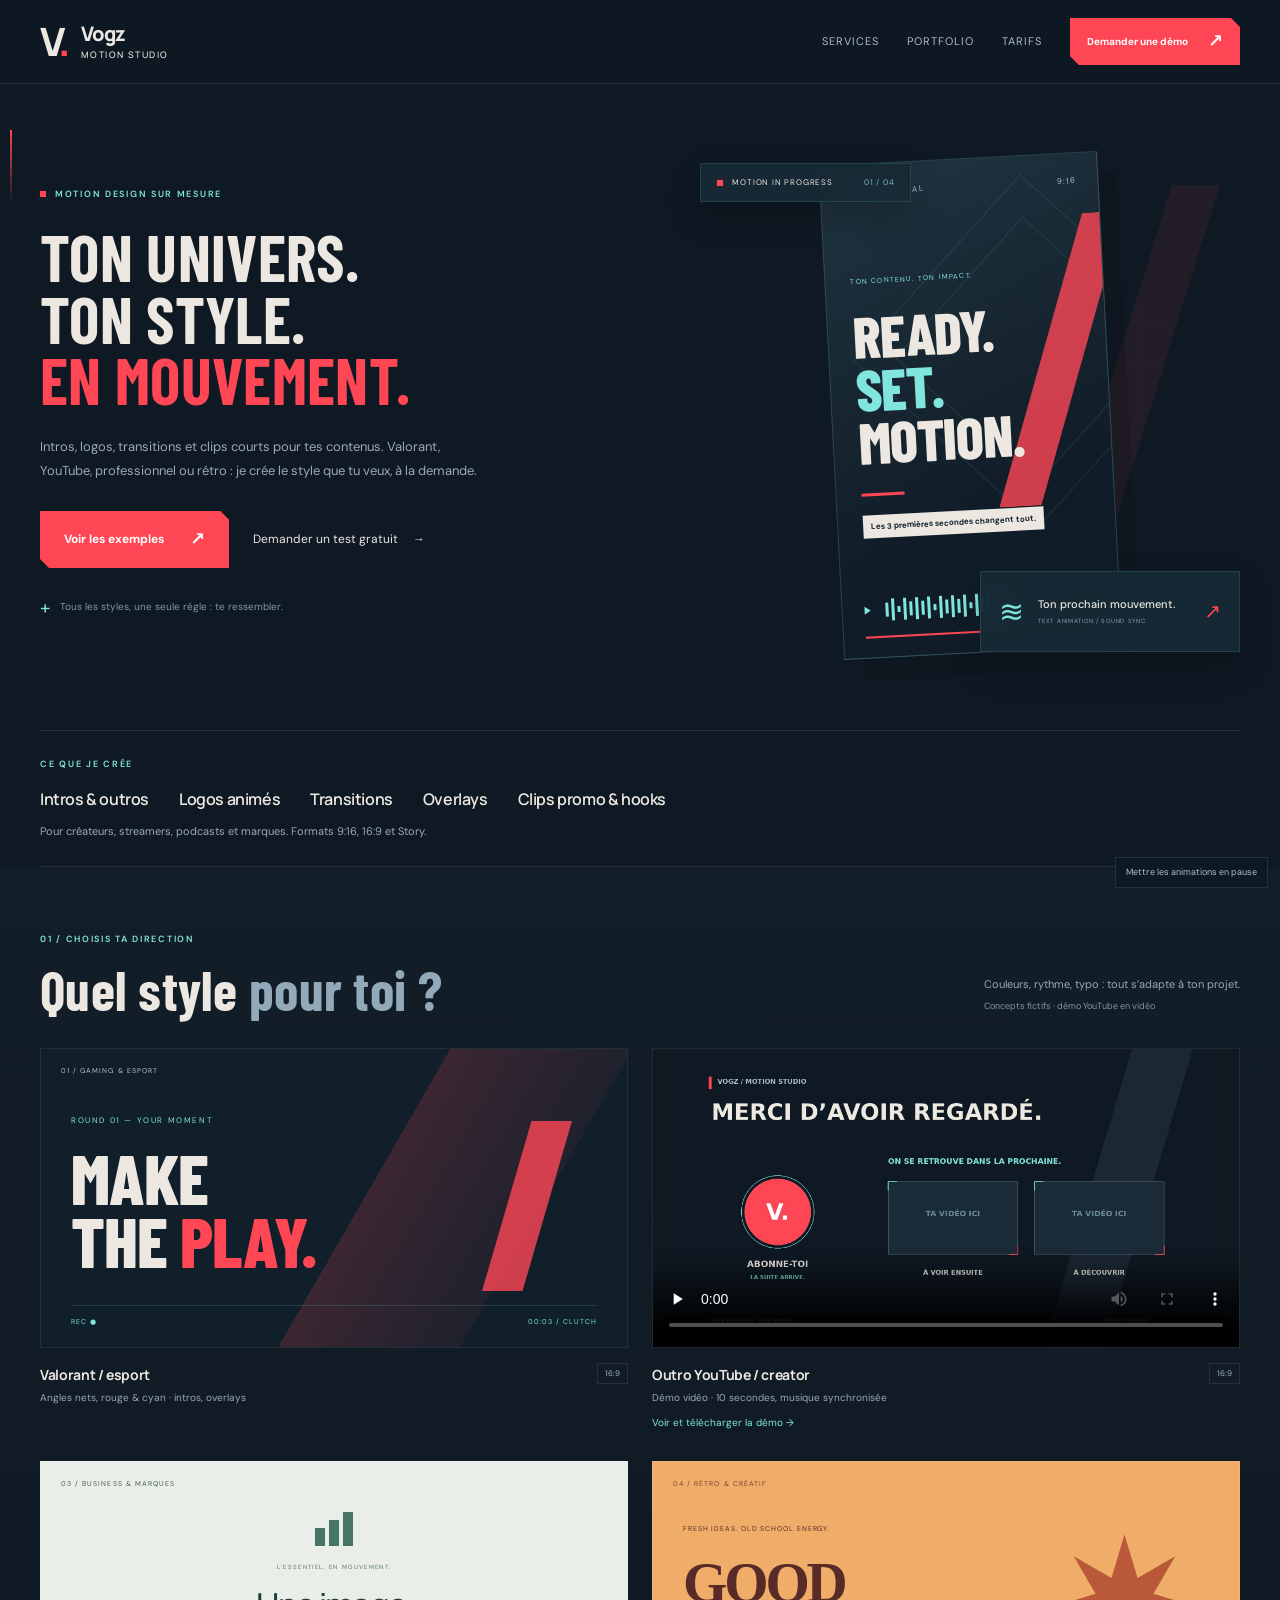
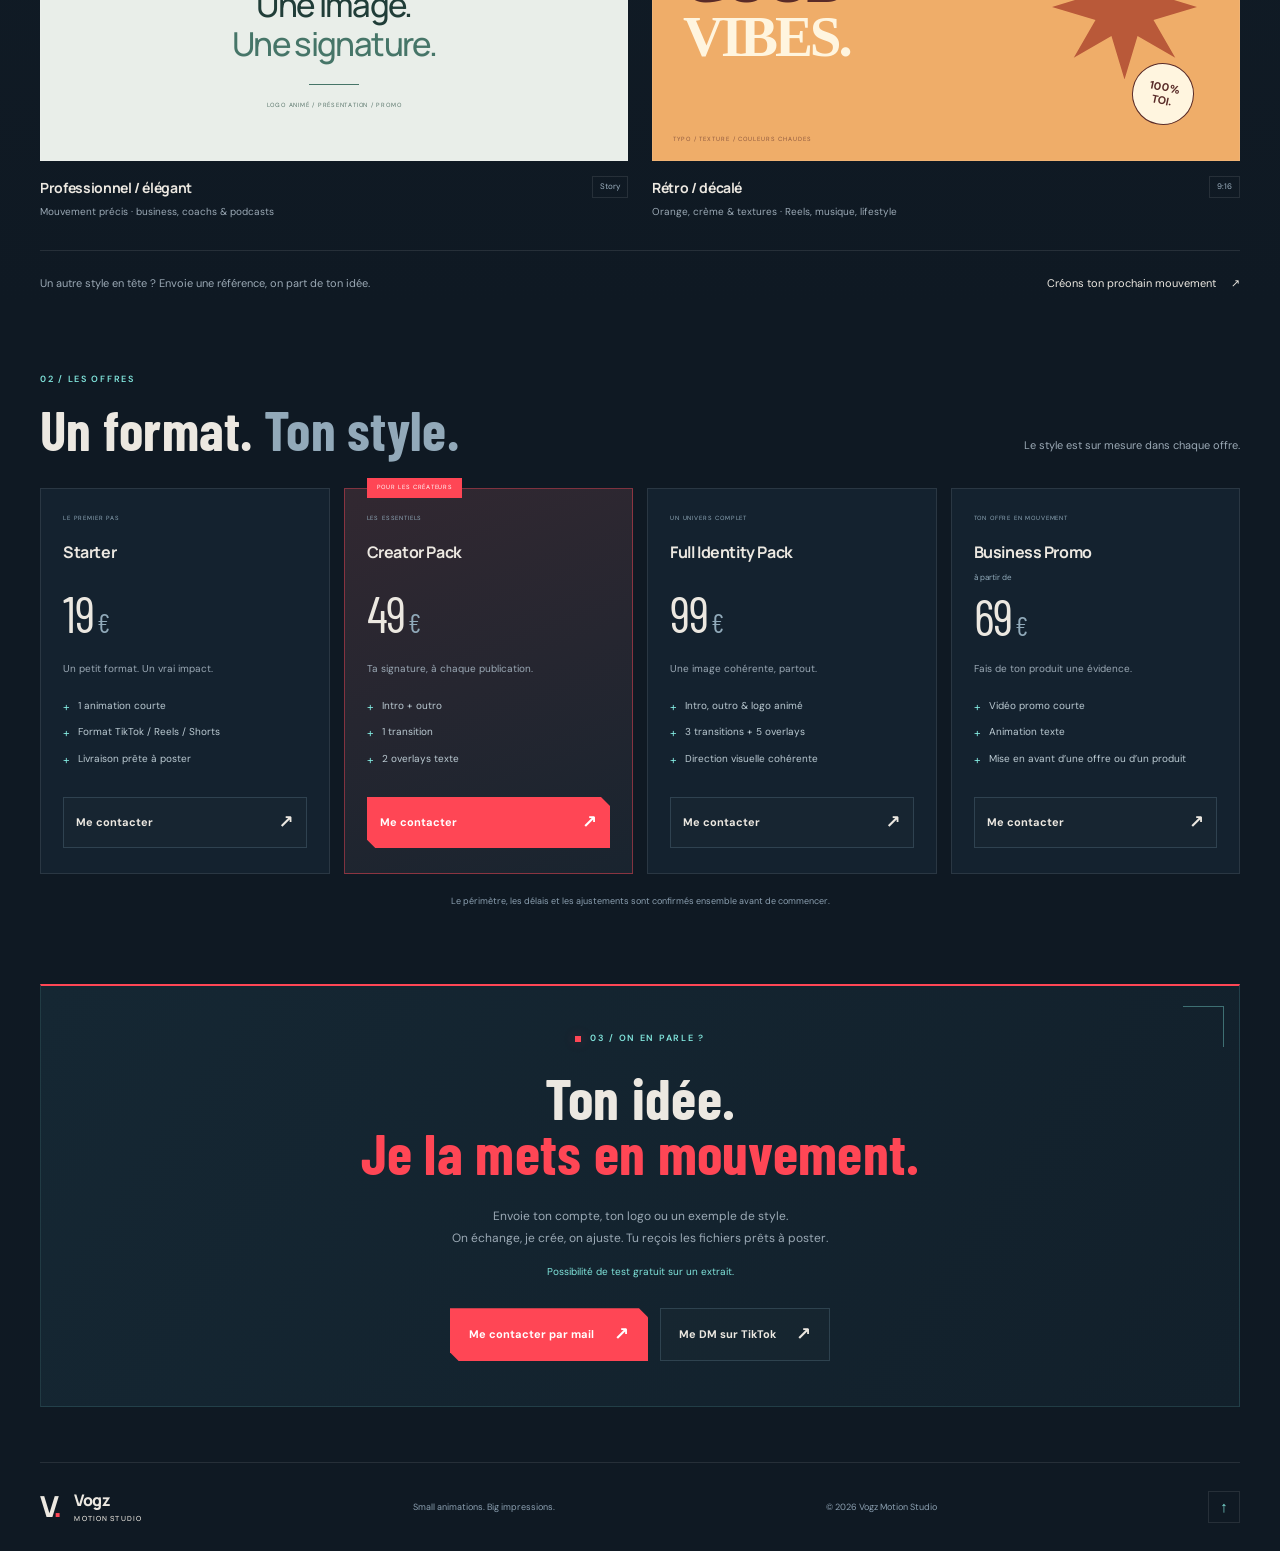
<file: index.html>
<!doctype html>
<html lang="fr">
<head>
  <meta charset="UTF-8"><meta name="viewport" content="width=device-width, initial-scale=1">
  <meta name="description" content="Vogz Motion Studio : intros, transitions, overlays et animations courtes pour créateurs, streamers et marques.">
  <meta name="theme-color" content="#0f1923"><title>Vogz Motion Studio — Le mouvement fait la différence.</title>
  <link rel="stylesheet" href="style.css?v=4"><script src="script.js?v=3" defer></script>
</head>
<body>
<div class="cursor-light" aria-hidden="true"></div>
<header class="header"><a class="brand" href="#" aria-label="Vogz Motion Studio, accueil"><span class="brand-symbol" aria-hidden="true">V<span>.</span></span><span>Vogz<span class="brand-sub">Motion Studio</span></span></a><button class="menu-toggle" aria-label="Ouvrir le menu" aria-expanded="false" aria-controls="navigation"><span></span><span></span></button><nav id="navigation" aria-label="Navigation principale"><a href="#services">Services</a><a href="#portfolio">Portfolio</a><a href="#pricing">Tarifs</a><a class="button button-small" href="#contact">Demander une démo <span>↗</span></a></nav></header>
<main>
<section class="hero container" id="accueil"><div class="hero-copy"><p class="eyebrow"><span class="status-dot"></span> Motion design sur mesure</p><h1>TON UNIVERS.<br>TON STYLE.<br><em>EN MOUVEMENT.</em></h1><p class="hero-description">Intros, logos, transitions et clips courts pour tes contenus. Valorant, YouTube, professionnel ou rétro : je crée le style que tu veux, à la demande.</p><div class="hero-actions"><a class="button" href="#portfolio">Voir les exemples <span>↗</span></a><a class="text-link" href="#contact">Demander un test gratuit <span>→</span></a></div><div class="hero-note"><span class="tiny-cross">+</span> Tous les styles, une seule règle : te ressembler.</div></div>
<div class="hero-art" aria-label="Démonstration animée d'un clip vertical"><div class="art-grid"></div><div class="floating-label label-top"><span class="status-dot"></span> MOTION IN PROGRESS <span class="label-number">01 / 04</span></div><div class="video-frame"><div class="video-top"><span>VOGZ / ORIGINAL</span><span>9:16</span></div><div class="orb orb-one"></div><div class="orb orb-two"></div><div class="video-center"><span class="video-kicker">TON CONTENU. TON IMPACT.</span><strong>READY.<br><span>SET.</span><br>MOTION.</strong><div class="video-line"></div><span class="video-caption">Les 3 premières secondes changent tout.</span></div><div class="video-bottom"><span class="play-icon" aria-hidden="true"></span><div class="waveform" aria-hidden="true"><i></i><i></i><i></i><i></i><i></i><i></i><i></i><i></i><i></i><i></i><i></i><i></i><i></i><i></i><i></i><i></i><i></i><i></i><i></i><i></i></div><span class="video-time">00:03</span></div><div class="video-progress"></div></div><div class="floating-label label-bottom"><span class="timeline-icon">≋</span><div><strong>Ton prochain mouvement.</strong><small>TEXT ANIMATION / SOUND SYNC</small></div><span class="label-arrow">↗</span></div><span class="art-coordinate">VOGZ / MOTION SYSTEM</span></div>
</section>


<section class="compact-services container reveal" id="services"><p class="eyebrow">Ce que je crée</p><div class="service-list"><span>Intros & outros</span><span>Logos animés</span><span>Transitions</span><span>Overlays</span><span>Clips promo & hooks</span></div><p>Pour créateurs, streamers, podcasts et marques. Formats 9:16, 16:9 et Story.</p></section>
<section class="section portfolio-section" id="portfolio"><div class="container"><div class="section-heading heading-split reveal"><div><p class="eyebrow">01 / Choisis ta direction</p><h2>Quel style <span>pour toi ?</span></h2></div><p>Couleurs, rythme, typo : tout s’adapte à ton projet.<br><span class="concept-note">Concepts fictifs · démo YouTube en vidéo</span></p></div><div class="portfolio-grid">
<article class="project reveal"><div class="project-visual concept-esport"><span class="visual-label">01 / GAMING & ESPORT</span><div class="esport-art"><span class="esport-kicker">ROUND 01 — YOUR MOMENT</span><strong>MAKE<br>THE <em>PLAY.</em></strong><div class="esport-slash" aria-hidden="true"></div><span class="esport-hud">REC ● <span>00:03 / CLUTCH</span></span></div></div><div class="project-info"><div><h3>Valorant / esport</h3><p>Angles nets, rouge & cyan · intros, overlays</p></div><span class="format">16:9</span></div></article>
<article class="project reveal"><div class="project-visual demo-video"><video controls playsinline preload="none" poster="assets/youtube-outro/preview.jpg" aria-label="Démo motion design YouTube Vogz, avec musique"><source src="assets/youtube-outro/demo.mp4?v=astra22" type="video/mp4">Ton navigateur ne peut pas lire cette vidéo. <a href="assets/youtube-outro/">Voir la démo YouTube</a>.</video></div><div class="project-info"><div><h3>Outro YouTube / creator</h3><p>Démo vidéo · 10 secondes, musique synchronisée</p><a class="demo-link" href="assets/youtube-outro/">Voir et télécharger la démo →</a></div><span class="format">16:9</span></div></article>
<article class="project reveal"><div class="project-visual concept-pro"><span class="visual-label">03 / BUSINESS & MARQUES</span><div class="pro-art"><span class="pro-mark" aria-hidden="true"><i></i><i></i><i></i></span><span class="pro-kicker">L’ESSENTIEL, EN MOUVEMENT.</span><strong>Une image.<br><em>Une signature.</em></strong><div class="pro-line"></div><small>LOGO ANIMÉ / PRÉSENTATION / PROMO</small></div></div><div class="project-info"><div><h3>Professionnel / élégant</h3><p>Mouvement précis · business, coachs & podcasts</p></div><span class="format">Story</span></div></article>
<article class="project reveal"><div class="project-visual concept-retro"><span class="visual-label">04 / RÉTRO & CRÉATIF</span><div class="retro-art"><span class="retro-kicker">FRESH IDEAS. OLD SCHOOL ENERGY.</span><strong>GOOD<br><em>VIBES.</em></strong><div class="retro-star" aria-hidden="true"></div><span class="retro-sticker">100%<br>TOI.</span></div><span class="visual-footer">TYPO / TEXTURE / COULEURS CHAUDES</span></div><div class="project-info"><div><h3>Rétro / décalé</h3><p>Orange, crème & textures · Reels, musique, lifestyle</p></div><span class="format">9:16</span></div></article>
</div><div class="portfolio-bottom reveal"><p>Un autre style en tête ? Envoie une référence, on part de ton idée.</p><a class="text-link" href="#contact">Créons ton prochain mouvement <span>↗</span></a></div></div></section>

<section class="section container" id="pricing"><div class="section-heading heading-split reveal"><div><p class="eyebrow">02 / Les offres</p><h2>Un format. <span>Ton style.</span></h2></div><p>Le style est sur mesure dans chaque offre.</p></div><div class="pricing-grid"><article class="price-card reveal"><span class="price-kicker">LE PREMIER PAS</span><h3>Starter</h3><div class="price">19<span>€</span></div><p>Un petit format. Un vrai impact.</p><ul><li>1 animation courte</li><li>Format TikTok / Reels / Shorts</li><li>Livraison prête à poster</li></ul><a class="button button-outline" href="#contact" data-offer="Starter">Me contacter <span>↗</span></a></article><article class="price-card featured reveal"><span class="featured-label">POUR LES CRÉATEURS</span><span class="price-kicker">LES ESSENTIELS</span><h3>Creator Pack</h3><div class="price">49<span>€</span></div><p>Ta signature, à chaque publication.</p><ul><li>Intro + outro</li><li>1 transition</li><li>2 overlays texte</li></ul><a class="button" href="#contact" data-offer="Creator Pack">Me contacter <span>↗</span></a></article><article class="price-card reveal"><span class="price-kicker">UN UNIVERS COMPLET</span><h3>Full Identity Pack</h3><div class="price">99<span>€</span></div><p>Une image cohérente, partout.</p><ul><li>Intro, outro & logo animé</li><li>3 transitions + 5 overlays</li><li>Direction visuelle cohérente</li></ul><a class="button button-outline" href="#contact" data-offer="Full Identity Pack">Me contacter <span>↗</span></a></article><article class="price-card reveal"><span class="price-kicker">TON OFFRE EN MOUVEMENT</span><h3>Business Promo</h3><div class="price"><small>à partir de</small>69<span>€</span></div><p>Fais de ton produit une évidence.</p><ul><li>Vidéo promo courte</li><li>Animation texte</li><li>Mise en avant d’une offre ou d’un produit</li></ul><a class="button button-outline" href="#contact" data-offer="Business Promo">Me contacter <span>↗</span></a></article></div><p class="pricing-note">Le périmètre, les délais et les ajustements sont confirmés ensemble avant de commencer.</p></section>

<section class="contact-section container" id="contact"><div class="contact-inner reveal"><p class="eyebrow"><span class="status-dot"></span> 03 / On en parle ?</p><h2>Ton idée.<br><em>Je la mets en mouvement.</em></h2><p>Envoie ton compte, ton logo ou un exemple de style.<br>On échange, je crée, on ajuste. Tu reçois les fichiers prêts à poster.</p><p class="contact-test">Possibilité de test gratuit sur un extrait.</p><p class="selected-offer" id="selected-offer" aria-live="polite"></p><div class="contact-actions"><a class="button" id="email-link" href="mailto:germainboy02@gmail.com?subject=Mon%20projet%20motion%20design">Me contacter par mail <span>↗</span></a><a class="button button-outline" href="https://www.tiktok.com/@vogzmotionstudio" target="_blank" rel="noopener noreferrer">Me DM sur TikTok <span>↗</span></a></div></div></section>
</main>
<footer class="footer container"><a class="brand" href="#"><span class="brand-symbol">V<span>.</span></span><span>Vogz<span class="brand-sub">Motion Studio</span></span></a><p>Small animations. Big impressions.</p><span>© <span id="year">2026</span> Vogz Motion Studio</span><a class="back-top" href="#accueil" aria-label="Retour en haut">↑</a></footer>
<button class="motion-toggle" type="button" aria-pressed="false">Mettre les animations en pause</button>
</body></html>
</file>
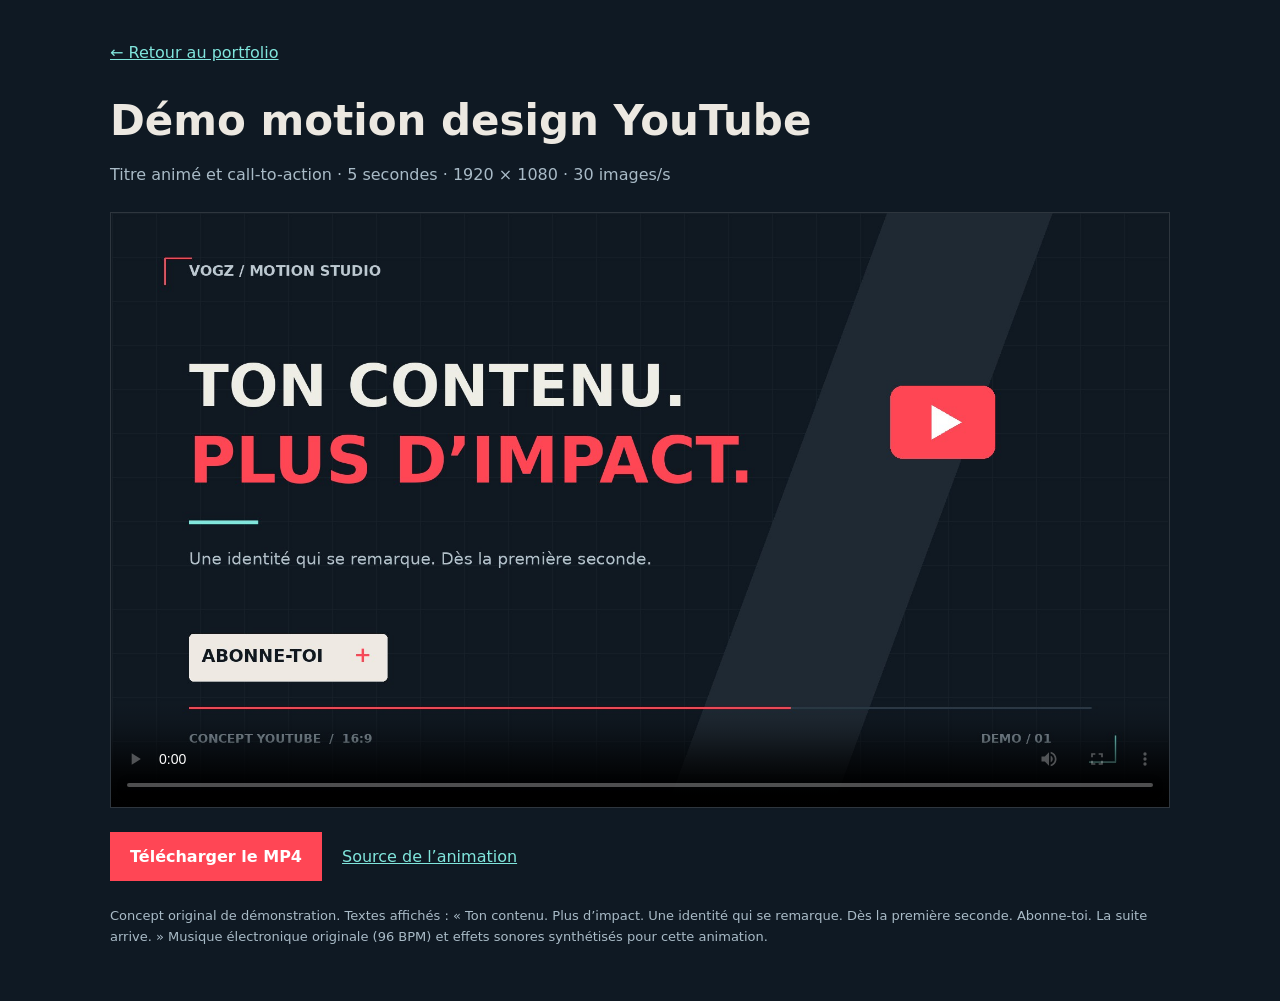
<file: assets/youtube-demo/index.html>
<!doctype html><html lang="fr"><head><meta charset="utf-8"><meta name="viewport" content="width=device-width,initial-scale=1"><title>Démo YouTube — Vogz Motion Studio</title><style>*{box-sizing:border-box}body{margin:0;background:#0f1923;color:#ece8e1;font:16px/1.6 system-ui,sans-serif}main{max-width:1100px;margin:auto;padding:40px 20px}a{color:#80e5dc}a:focus-visible{outline:2px solid #80e5dc;outline-offset:5px}h1{font-size:clamp(26px,5vw,42px);line-height:1.2;margin:30px 0 12px}p{color:#a9bbc7}video{display:block;width:100%;aspect-ratio:16/9;background:#101922;margin:24px 0;border:1px solid #ffffff20}.actions{display:flex;flex-wrap:wrap;gap:20px;align-items:center}.download{display:inline-block;background:#ff4655;color:white;padding:12px 20px;text-decoration:none;font-weight:600}.note{font-size:13px;margin-top:25px}</style></head><body><main><a href="../../">← Retour au portfolio</a><h1>Démo motion design YouTube</h1><p>Titre animé et call-to-action · 5 secondes · 1920 × 1080 · 30 images/s</p><video controls playsinline preload="metadata" poster="preview.jpg" aria-label="Démo YouTube Vogz avec titre et bouton abonne-toi animés"><source src="demo.mp4?v=soft2" type="video/mp4">Ton navigateur ne peut pas lire cette vidéo. <a href="demo.mp4?v=soft2">Télécharger le MP4</a>.</video><div class="actions"><a class="download" href="demo.mp4?v=soft2" download="Vogz-YouTube-demo.mp4">Télécharger le MP4</a><a href="render.py" download>Source de l’animation</a></div><p class="note">Concept original de démonstration. Textes affichés : « Ton contenu. Plus d’impact. Une identité qui se remarque. Dès la première seconde. Abonne-toi. La suite arrive. » Musique électronique originale (96 BPM) et effets sonores synthétisés pour cette animation.</p></main></body></html>
</file>
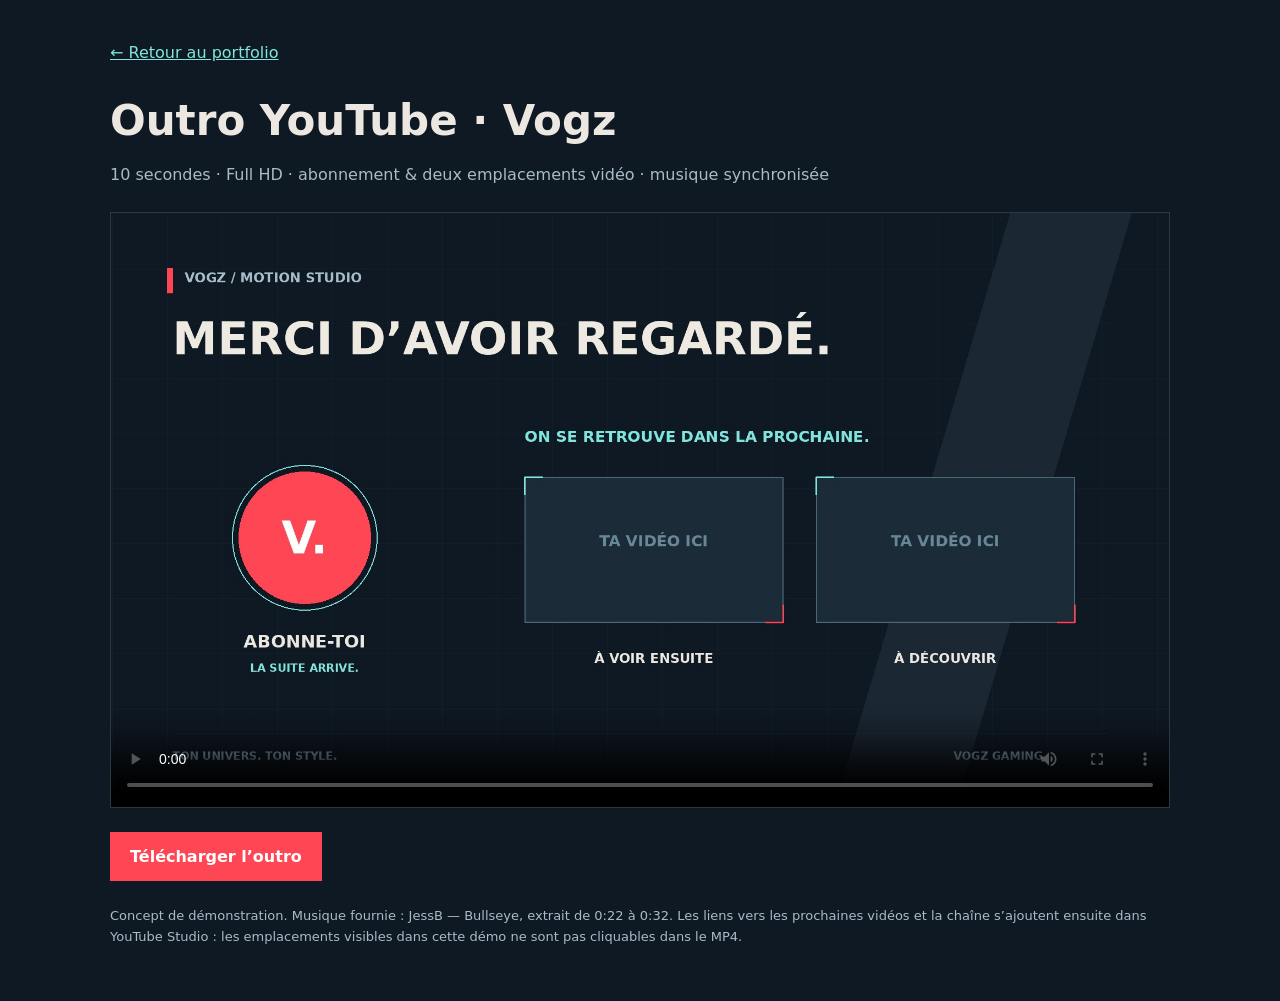
<file: assets/youtube-outro/index.html>
<!doctype html><html lang="fr"><head><meta charset="utf-8"><meta name="viewport" content="width=device-width,initial-scale=1"><title>Outro YouTube — Vogz Motion Studio</title><style>*{box-sizing:border-box}body{margin:0;background:#0f1923;color:#ece8e1;font:16px/1.6 system-ui,sans-serif}main{max-width:1100px;margin:auto;padding:40px 20px}a{color:#80e5dc}a:focus-visible{outline:2px solid #80e5dc;outline-offset:5px}h1{font-size:clamp(26px,5vw,42px);line-height:1.2;margin:30px 0 12px}p{color:#a9bbc7}video{display:block;width:100%;aspect-ratio:16/9;background:#101922;margin:24px 0;border:1px solid #ffffff20}.actions{display:flex;flex-wrap:wrap;gap:20px;align-items:center}.download{display:inline-block;background:#ff4655;color:white;padding:12px 20px;text-decoration:none;font-weight:600}.note{font-size:13px;margin-top:25px}</style></head><body><main><a href="../../#portfolio">← Retour au portfolio</a><h1>Outro YouTube · Vogz</h1><p>10 secondes · Full HD · abonnement & deux emplacements vidéo · musique synchronisée</p><video controls playsinline preload="metadata" poster="preview.jpg" aria-label="Outro YouTube Vogz de 10 secondes avec musique"><source src="demo.mp4?v=astra22" type="video/mp4">Ton navigateur ne peut pas lire cette vidéo. <a href="demo.mp4?v=astra22">Télécharger le MP4</a>.</video><div class="actions"><a class="download" href="demo.mp4?v=astra22" download="Vogz-outro-YouTube-10s.mp4">Télécharger l’outro</a></div><p class="note">Concept de démonstration. Musique fournie : JessB — Bullseye, extrait de 0:22 à 0:32. Les liens vers les prochaines vidéos et la chaîne s’ajoutent ensuite dans YouTube Studio : les emplacements visibles dans cette démo ne sont pas cliquables dans le MP4.</p></main></body></html>
</file>
<file: style.css>
@import url('https://fonts.googleapis.com/css2?family=Barlow+Condensed:wght@600;700;800&family=DM+Sans:wght@400;500;600;700&family=Manrope:wght@400;500;600;700;800&display=swap');
:root{--bg:#0f1923;--surface:#14212d;--text:#ece8e1;--muted:#9ba9b5;--line:#ffffff18;--accent:#ff4655;--cyan:#80e5dc;--display:'Barlow Condensed','Arial Narrow',Impact,sans-serif}
*{box-sizing:border-box}html{scroll-behavior:smooth;scroll-padding-top:100px}body{margin:0;background:var(--bg);color:var(--text);font:15px/1.65 'DM Sans',system-ui,sans-serif;overflow-x:hidden}::selection{background:var(--accent);color:white}a{color:inherit;text-decoration:none}button{font:inherit}a,button{-webkit-tap-highlight-color:transparent}a:focus-visible,button:focus-visible{outline:2px solid var(--cyan);outline-offset:5px}h1,h2,h3,p{margin:0}h1,h2{font-family:var(--display);font-weight:700;line-height:.96;letter-spacing:.005em}h3{font-family:Manrope,system-ui,sans-serif;letter-spacing:-.025em}em{font-style:normal;color:var(--accent)}.container{width:min(1200px,calc(100% - 64px));margin:auto}.header{height:84px;position:fixed;inset:0 0 auto;z-index:30;display:flex;align-items:center;justify-content:space-between;padding:0 max(32px,calc((100vw - 1200px)/2));border-bottom:1px solid var(--line);background:#0f1923ed;backdrop-filter:blur(18px)}.brand{display:flex;align-items:center;gap:12px;font-family:Manrope,system-ui,sans-serif;font-size:20px;font-weight:800;line-height:1.1;letter-spacing:-.04em}.brand-symbol{font-size:39px;font-weight:800;letter-spacing:-.13em;margin-right:4px}.brand-symbol>span{color:var(--accent)}.brand-sub{display:block;font-size:9px;letter-spacing:.16em;font-weight:500;text-transform:uppercase;margin-top:5px}.header nav{display:flex;align-items:center;gap:28px}.header nav>a:not(.button){font-size:11px;text-transform:uppercase;letter-spacing:.09em;color:#aebac4;transition:color .2s}.header nav>a:hover{color:var(--cyan)}.button{display:inline-flex;align-items:center;justify-content:center;gap:26px;background:var(--accent);color:#fff;border:1px solid transparent;border-radius:0;padding:15px 23px;font-size:12px;font-weight:700;line-height:1.4;clip-path:polygon(0 0,calc(100% - 9px) 0,100% 9px,100% 100%,9px 100%,0 calc(100% - 9px));transition:background .25s,transform .25s}.button:hover{background:#e53545;transform:translateY(-3px)}.button span{font-size:18px}.button-small{padding:10px 16px;font-size:10px;gap:20px}.button-outline{border-color:#7da3b43b;background:#ffffff03;color:var(--text);clip-path:none}.button-outline:hover{background:#80e5dc0d;border-color:#80e5dc77}.text-link{display:inline-flex;align-items:center;gap:15px;font-size:12px;transition:color .2s}.text-link:hover{color:var(--cyan)}.menu-toggle{display:none}.hero{min-height:730px;padding-top:145px;padding-bottom:65px;display:grid;grid-template-columns:1.15fr 1fr;align-items:center;gap:40px;position:relative}.hero:before{content:'';position:absolute;top:130px;left:-30px;width:2px;height:75px;background:linear-gradient(var(--accent),transparent)}.hero-copy{position:relative;z-index:2;min-width:0}.eyebrow{display:flex;align-items:center;gap:9px;color:var(--cyan);font-size:9px;font-weight:600;letter-spacing:.19em;text-transform:uppercase}.status-dot{display:inline-block;flex-shrink:0;width:6px;height:6px;background:var(--accent);border-radius:0;box-shadow:0 0 12px #ff465540}h1{font-size:clamp(63px,7.2vw,101px);margin:25px 0 24px;max-width:680px}.hero-description{max-width:440px;color:var(--muted);font-size:13px;line-height:1.85}.hero-actions{display:flex;flex-wrap:wrap;align-items:center;gap:24px;margin-top:28px}.hero-note{display:flex;align-items:center;gap:10px;color:#8297a8;font-size:10px;margin-top:24px}.tiny-cross{color:var(--cyan);font-size:19px}.hero-art{height:520px;position:relative;display:flex;justify-content:center;align-items:center;min-width:0}.art-grid{position:absolute;inset:0;background-image:linear-gradient(#80e5dc06 1px,transparent 1px),linear-gradient(90deg,#80e5dc06 1px,transparent 1px);background-size:44px 44px;mask-image:radial-gradient(ellipse,black,transparent 75%)}.hero-art:before{content:'';position:absolute;right:20px;top:40px;width:160px;height:360px;background:#ff465515;clip-path:polygon(70% 0,100% 0,30% 100%,0 100%)}.video-frame{width:279px;height:495px;border:1px solid #80e5dc33;border-radius:0;background:linear-gradient(155deg,#203440,#101c27 70%);box-shadow:18px 22px 0 #080f162a;position:relative;overflow:hidden;transform:rotate(-3deg)}.video-frame:after{content:'';position:absolute;top:60px;right:-25px;width:140px;height:290px;background:#ff4655;clip-path:polygon(70% 0,100% 0,30% 100%,0 100%);opacity:.8}.video-top{display:flex;justify-content:space-between;padding:21px;font-size:8px;letter-spacing:.15em;color:#a7c0cd;position:relative;z-index:2}.video-center{position:absolute;top:102px;left:25px;right:14px;z-index:2}.video-kicker{font-size:7px;letter-spacing:.17em;color:var(--cyan)}.video-center strong{display:block;font-family:var(--display);font-size:68px;line-height:.92;font-weight:800;letter-spacing:-.02em;margin-top:18px;animation:heroText 7s infinite}.video-center strong span{color:var(--cyan)}.video-line{width:43px;height:3px;background:var(--accent);margin:24px 0 16px;animation:lineGrow 7s infinite}.video-caption{display:inline-block;background:var(--text);color:#12202b;font-size:8px;font-weight:700;padding:5px 8px}.orb{position:absolute;border:1px solid #80e5dc1c;width:250px;height:250px;top:70px;left:75px;transform:rotate(45deg);animation:orbMove 12s ease-in-out infinite}.orb-two{width:190px;height:190px;top:100px;left:105px;animation-delay:-6s}.video-bottom{position:absolute;bottom:35px;left:22px;right:22px;display:flex;gap:15px;align-items:center;z-index:2}.play-icon{font-size:9px;color:var(--cyan)}.video-time{font-size:9px;color:#9daab8}.waveform{height:24px;display:flex;gap:3px;align-items:center;flex:1}.waveform i{display:block;background:var(--cyan);width:3px;height:60%;animation:wave 1s ease-in-out infinite alternate}.waveform i:nth-child(3n){height:25%;animation-delay:-.7s}.waveform i:nth-child(2n){height:90%;animation-delay:-.3s}.video-progress{position:absolute;bottom:19px;height:2px;left:22px;right:22px;background:#ffffff10;z-index:2}.video-progress:after{content:'';display:block;background:var(--accent);height:100%;transform-origin:left;animation:progress 7s linear infinite}.floating-label{position:absolute;z-index:4;display:flex;align-items:center;background:#172a35f0;border:1px solid #80e5dc22;backdrop-filter:blur(16px);box-shadow:0 15px 35px #0003}.label-top{top:18px;left:0;padding:12px 16px;gap:9px;font-size:8px;letter-spacing:.1em}.label-number{margin-left:22px;color:#80b6bd}.label-bottom{bottom:13px;right:0;padding:15px 18px;gap:14px}.label-bottom strong{display:block;font-size:11px;font-weight:500}.label-bottom small{display:block;font-size:6px;letter-spacing:.12em;color:#86a2b4;margin-top:4px}.timeline-icon{font-size:30px;color:var(--cyan)}.label-arrow{font-size:20px;color:var(--accent);margin-left:15px}.art-coordinate{display:none}.compact-services{border-block:1px solid var(--line);padding-block:26px}.service-list{display:flex;flex-wrap:wrap;gap:10px 30px;margin:14px 0 10px;font-family:Manrope,system-ui,sans-serif;font-size:16px;font-weight:600;letter-spacing:-.025em}.compact-services>p:last-child{font-size:11px;color:var(--muted)}.section{padding-top:65px;padding-bottom:10px}.section-heading{margin-bottom:32px}.section-heading h2{font-size:clamp(38px,4.3vw,56px);margin-top:16px}.section-heading h2>span{color:#92a9b9}.heading-split{display:flex;justify-content:space-between;align-items:end;gap:28px}.heading-split>p{color:var(--muted);font-size:11px;line-height:1.9;max-width:345px}.concept-note{font-size:9px;color:#8295a7}.portfolio-section{padding-bottom:15px;background:linear-gradient(180deg,#17253060,transparent)}.portfolio-grid{display:grid;grid-template-columns:repeat(2,minmax(0,1fr));gap:28px 24px}.project{min-width:0}.project-visual{height:300px;position:relative;overflow:hidden;border:1px solid #ffffff12;transition:transform .3s,border-color .3s}.project:hover .project-visual{transform:translateY(-4px);border-color:#80e5dc55}.visual-label{position:absolute;top:16px;left:20px;font-size:7px;letter-spacing:.15em;z-index:3;opacity:.8}.visual-footer{position:absolute;bottom:16px;left:20px;font-size:6px;letter-spacing:.15em;opacity:.65}.project-info{display:flex;align-items:start;justify-content:space-between;margin-top:15px;gap:10px}.project-info h3{font-size:14px}.project-info p{font-size:10px;color:var(--muted);margin-top:4px}.format{font-size:8px;border:1px solid var(--line);padding:3px 7px;color:#a0b4c3;white-space:nowrap}.concept-esport{background:#101f2a}.concept-esport:before{content:'';position:absolute;inset:0;background:linear-gradient(120deg,transparent 54%,#ff46552e 54%,#ff465510 78%,transparent 78%)}.esport-art{position:absolute;inset:57px 30px 20px}.esport-kicker{color:var(--cyan);font-size:8px;letter-spacing:.2em}.esport-art strong{display:block;position:relative;z-index:2;margin-top:15px;font:800 70px/.9 var(--display);letter-spacing:-.015em;animation:conceptText 7s infinite}.esport-art em{color:var(--accent)}.esport-slash{position:absolute;right:25px;top:15px;height:170px;width:90px;background:var(--accent);clip-path:polygon(55% 0,100% 0,45% 100%,0 100%);opacity:.8;animation:slashMove 5s ease-in-out infinite}.esport-hud{position:absolute;bottom:0;left:0;right:0;display:flex;justify-content:space-between;font-size:7px;letter-spacing:.14em;color:var(--cyan);border-top:1px solid #80e5dc2a;padding-top:10px}.concept-youtube{background:#f5f4ef;color:#17252f}.youtube-art{position:absolute;inset:48px 30px 35px}.youtube-play{position:absolute;right:20px;top:30px;width:115px;height:80px;background:#ff2828;color:white;display:grid;place-items:center;font-size:38px;border-radius:22px;transform:rotate(-12deg);animation:playFloat 6s ease-in-out infinite;box-shadow:12px 12px 0 #ff282818}.youtube-kicker{font-size:8px;letter-spacing:.15em;color:#5c6268}.youtube-art strong{position:relative;display:block;font:800 41px/1.04 Manrope,system-ui,sans-serif;letter-spacing:-.06em;z-index:2;margin:13px 0 17px}.youtube-art em{color:#ee2727}.youtube-subscribe{display:flex;align-items:center;justify-content:space-between;width:132px;background:#17252f;color:#fff;padding:9px 12px;font-size:8px;letter-spacing:.05em;animation:subscribePulse 7s infinite}.youtube-subscribe span{font-size:14px;line-height:1}.concept-pro{background:#e9eee9;color:#203d38}.pro-art{height:100%;display:flex;flex-direction:column;align-items:center;justify-content:center;text-align:center}.pro-mark{height:34px;display:flex;gap:4px;align-items:end;margin-bottom:17px}.pro-mark i{display:block;width:10px;height:18px;background:#467568;animation:proRise 7s infinite}.pro-mark i:nth-child(2){height:26px;animation-delay:.15s}.pro-mark i:nth-child(3){height:34px;animation-delay:.3s}.pro-kicker{font-size:6px;letter-spacing:.22em;color:#58746a}.pro-art strong{font:500 33px/1.2 Manrope,system-ui,sans-serif;letter-spacing:-.05em;margin-top:12px}.pro-art em{color:#467568}.pro-line{height:1px;width:50px;background:#467568;margin-top:20px;animation:lineGrow 7s infinite}.pro-art small{font-size:6px;letter-spacing:.13em;color:#58746a;margin-top:16px}.concept-retro{background:#efad69;color:#592b28}.concept-retro:before{content:'';position:absolute;inset:0;background-image:radial-gradient(#6a352f20 .6px,transparent .6px);background-size:4px 4px}.retro-art{position:absolute;inset:52px 30px 30px}.retro-kicker{font-size:7px;letter-spacing:.13em}.retro-art strong{display:block;position:relative;z-index:2;font:800 57px/.95 Georgia,serif;letter-spacing:-.055em;margin-top:17px;animation:conceptText 8s infinite}.retro-art em{color:#fff5df}.retro-star{position:absolute;right:12px;top:20px;font-size:150px;line-height:1;color:#b95939;animation:orbitSpin 25s linear infinite}.retro-sticker{position:absolute;right:15px;bottom:5px;border:1px solid #592b28;border-radius:50%;width:62px;height:62px;display:grid;place-content:center;text-align:center;font-size:11px;line-height:1.2;font-weight:700;transform:rotate(12deg);background:#fff5df}.portfolio-bottom{display:flex;justify-content:space-between;align-items:center;gap:20px;border-top:1px solid var(--line);margin-top:30px;padding-top:23px}.portfolio-bottom p{font-size:11px;color:var(--muted)}.portfolio-bottom .text-link{font-size:11px}.pricing-grid{display:grid;grid-template-columns:repeat(4,minmax(0,1fr));gap:14px}.price-card{position:relative;border:1px solid var(--line);background:#14222f;padding:25px 22px;display:flex;flex-direction:column;min-width:0}.price-kicker{font-size:6px;letter-spacing:.14em;color:#91aaba}.price-card h3{font-size:16px;margin-top:15px}.price{font-size:50px;font-family:var(--display);letter-spacing:-.025em;line-height:1.2;margin-top:18px;min-height:66px}.price>span{font-size:27px;color:#91aaba;margin-left:3px}.price>small{display:block;font:8px 'DM Sans',sans-serif;letter-spacing:0;color:#91aaba;margin-top:-11px;margin-bottom:4px}.price-card>p{font-size:10px;color:var(--muted);margin-top:12px}.price-card ul{list-style:none;margin:20px 0;padding:0;flex:1}.price-card li{font-size:10px;color:#bccbd3;position:relative;padding-left:15px;margin-bottom:10px;line-height:1.65}.price-card li:before{content:'+';position:absolute;left:0;color:var(--cyan);font-size:12px}.price-card .button{font-size:11px;padding:12px;justify-content:space-between}.featured{border-color:#ff465570;background:linear-gradient(160deg,#322831,#19242f)}.featured-label{position:absolute;top:-11px;left:22px;border:1px solid #ff465590;background:#ff4655;color:white;padding:4px 9px;font-size:6px;letter-spacing:.12em}.pricing-note{font-size:9px;color:#8ca0b1;text-align:center;margin-top:20px}.contact-section{padding-top:65px;padding-bottom:55px}.contact-inner{text-align:center;position:relative;overflow:hidden;border:1px solid #80e5dc22;border-top:2px solid var(--accent);padding:45px 20px;background:linear-gradient(125deg,#152733,#12202b)}.contact-inner:before{content:'';position:absolute;right:15px;top:20px;width:40px;height:40px;border-top:1px solid var(--cyan);border-right:1px solid var(--cyan);opacity:.4}.contact-inner .eyebrow{justify-content:center}.contact-inner h2{font-size:clamp(39px,4.5vw,59px);margin:24px 0}.contact-inner>p:not(.eyebrow):not(.selected-offer){font-size:12px;color:var(--muted);line-height:1.9}.contact-inner .contact-test{font-size:10px!important;color:var(--cyan)!important;margin-top:12px}.contact-actions{display:flex;justify-content:center;flex-wrap:wrap;gap:12px;margin-top:27px}.contact-actions .button{font-size:11px;gap:20px;padding:13px 18px}.selected-offer{font-size:11px;color:var(--cyan);margin-top:15px}.selected-offer:empty{display:none}.footer{display:flex;align-items:center;justify-content:space-between;border-top:1px solid var(--line);padding-block:28px;gap:20px}.footer .brand{font-size:16px}.footer .brand-symbol{font-size:29px}.footer .brand-sub{font-size:7px}.footer>p,.footer>span{font-size:9px;color:#8ca0b1}.back-top{border:1px solid var(--line);width:32px;height:32px;display:grid;place-items:center;color:var(--cyan)}.cursor-light{position:fixed;left:0;top:0;width:600px;height:600px;background:radial-gradient(circle,#80e5dc08,transparent 65%);pointer-events:none;z-index:1;transform:translate(-1000px,-1000px)}main,.footer{position:relative;z-index:2}.motion-toggle{position:fixed;bottom:12px;right:12px;z-index:40;border:1px solid #80e5dc22;background:#0f1923ed;color:#a9c2ce;font-size:9px;padding:7px 10px;cursor:pointer}.js .reveal{opacity:0;transform:translateY(20px);transition:opacity .65s,transform .65s}.js .reveal.visible{opacity:1;transform:translateY(0)}.motion-paused *,.motion-paused *:before,.motion-paused *:after{animation-play-state:paused!important}.motion-paused{scroll-behavior:auto}.motion-paused .cursor-light{display:none}
@keyframes wave{to{transform:scaleY(.35)}}@keyframes progress{from{transform:scaleX(0)}to{transform:scaleX(1)}}@keyframes heroText{0%,100%{opacity:.3;transform:translateY(8px)}12%,85%{opacity:1;transform:translateY(0)}}@keyframes lineGrow{0%,100%{transform:scaleX(.4);transform-origin:left}25%,85%{transform:scaleX(1);transform-origin:left}}@keyframes orbMove{50%{transform:translate(-12px,15px) rotate(45deg)}}@keyframes conceptText{0%,100%{transform:translateY(6px);opacity:.65}20%,80%{transform:translateY(0);opacity:1}}@keyframes slashMove{50%{transform:translateX(-12px)}}@keyframes orbitSpin{to{transform:rotate(360deg)}}@keyframes playFloat{50%{transform:translateY(-8px) rotate(-7deg)}}@keyframes subscribePulse{0%,80%,100%{transform:scale(1)}85%{transform:scale(1.04)}}@keyframes proRise{0%,100%{transform:scaleY(.6);transform-origin:bottom}20%,80%{transform:scaleY(1);transform-origin:bottom}}
@media(max-width:1050px){.hero{gap:20px}.hero h1{font-size:clamp(61px,7.2vw,90px)}.pricing-grid{grid-template-columns:repeat(2,minmax(0,1fr));gap:24px 16px}.hero-actions{gap:18px}.label-top{font-size:7px;padding:10px 12px}.label-number{margin-left:13px}.youtube-play{right:0;width:90px;height:65px}.youtube-art strong{font-size:35px}.retro-star{right:0;font-size:125px}.retro-art strong{font-size:50px}}
@media(max-width:760px){.container{width:calc(100% - 40px)}.header{height:74px;padding:0 20px}.header .brand{font-size:18px}.brand-symbol{font-size:32px}.menu-toggle{display:flex;flex-direction:column;gap:5px;background:transparent;border:1px solid var(--line);padding:12px;cursor:pointer}.menu-toggle span{display:block;width:19px;height:1px;background:white;transition:transform .2s}.menu-toggle[aria-expanded=true] span:first-child{transform:translateY(3px) rotate(45deg)}.menu-toggle[aria-expanded=true] span:last-child{transform:translateY(-3px) rotate(-45deg)}.header nav{display:none;position:absolute;top:73px;left:0;right:0;padding:24px;background:#132330;border-bottom:1px solid var(--line);flex-direction:column;align-items:stretch;gap:0}.header nav.open{display:flex}.header nav>a:not(.button){padding:12px;font-size:13px}.header nav .button{margin-top:12px}.hero{grid-template-columns:1fr;min-height:0;padding-top:115px;padding-bottom:35px;gap:28px}.hero:before{display:none}.hero h1{font-size:clamp(62px,10vw,86px)}.hero-copy{max-width:570px}.hero-description{font-size:13px}.eyebrow{font-size:8px}.hero-actions{gap:18px}.hero-actions .button{font-size:11px;padding:14px 18px}.hero-actions .text-link{font-size:11px}.hero-note{font-size:9px}.hero-art{max-width:430px;width:100%;margin:auto;height:495px}.video-frame{width:253px;height:450px}.video-center{top:90px}.video-center strong{font-size:61px}.label-top{top:20px;left:0}.label-bottom{bottom:10px;right:0}.label-bottom strong{font-size:10px}.service-list{font-size:14px;gap:10px 20px}.compact-services{padding-block:23px}.heading-split{align-items:start;flex-direction:column;gap:15px}.section-heading{margin-bottom:26px}.section-heading h2{font-size:40px}.heading-split>p{font-size:11px}.section{padding-top:48px}.portfolio-grid{gap:25px 16px}.project-visual{height:260px}.project-info h3{font-size:12px}.project-info p{font-size:9px}.esport-art{inset:50px 20px 18px}.esport-art strong{font-size:60px}.esport-kicker{font-size:6px;letter-spacing:.12em}.esport-slash{right:0;width:60px;height:140px}.esport-hud{font-size:5px}.youtube-art{inset:50px 20px 30px}.youtube-art strong{font-size:28px;margin-top:15px}.youtube-kicker{font-size:6px}.youtube-play{right:-12px;width:65px;height:48px;font-size:24px;opacity:.75}.youtube-subscribe{width:110px;font-size:7px}.pro-art strong{font-size:25px}.pro-kicker{font-size:5px}.pro-art small{font-size:4px;letter-spacing:.1em}.retro-art{inset:50px 20px 25px}.retro-kicker{font-size:5px}.retro-art strong{font-size:42px}.retro-star{right:-8px;top:38px;font-size:100px}.retro-sticker{right:0;width:45px;height:45px;font-size:9px}.portfolio-bottom{flex-direction:column;align-items:start;gap:10px}.price-card{padding:24px 17px}.price-card h3{font-size:15px}.price-kicker{font-size:5px}.price-card li{font-size:9px}.price-card>p{font-size:9px}.price-card .button{font-size:10px;gap:10px}.featured-label{left:17px;font-size:5px}.contact-section{padding-top:45px;padding-bottom:40px}.contact-inner{padding:40px 17px}.contact-inner h2{font-size:40px}.contact-actions{flex-direction:column;align-items:stretch;max-width:300px;margin-inline:auto}.contact-actions .button{justify-content:space-between}.footer{flex-wrap:wrap;padding-block:25px 55px}.footer>p{display:none}.footer>span{order:3;width:100%;font-size:8px}.footer .back-top{margin-left:auto}.cursor-light{display:none}.motion-toggle{font-size:8px}}
@media(max-width:520px){.portfolio-grid{grid-template-columns:1fr}.project-visual{height:280px}.project-info h3{font-size:14px}.project-info p{font-size:10px}.esport-art{inset:53px 25px 20px}.esport-art strong{font-size:70px}.esport-kicker{font-size:7px}.esport-slash{right:20px;width:85px;height:170px}.esport-hud{font-size:6px}.youtube-art{inset:55px 25px 33px}.youtube-art strong{font-size:38px}.youtube-play{right:10px;width:100px;height:70px;font-size:34px;opacity:1}.youtube-kicker{font-size:7px}.youtube-subscribe{width:130px;font-size:8px}.pro-art strong{font-size:32px}.pro-kicker{font-size:6px}.pro-art small{font-size:5px}.retro-art{inset:55px 25px 25px}.retro-art strong{font-size:54px}.retro-kicker{font-size:6px}.retro-star{right:8px;top:20px;font-size:140px}.retro-sticker{right:10px;width:57px;height:57px;font-size:10px}}
@media(max-width:420px){.hero h1{font-size:clamp(55px,15vw,64px)}.hero-actions{align-items:start;flex-direction:column;gap:16px}.hero-art{height:480px}.label-top{font-size:6px}.label-number{margin-left:12px}.label-bottom{padding:12px;gap:10px}.label-bottom small{font-size:5px}.pricing-grid{grid-template-columns:1fr}.price-card{padding:27px}.price-card h3{font-size:19px}.price-card li,.price-card>p{font-size:11px}.price-kicker{font-size:7px}.featured-label{left:27px;font-size:6px}.price-card .button{font-size:12px}.price{min-height:0;font-size:53px}.price>small{margin-top:0}.contact-inner h2{font-size:35px}}
@media(prefers-reduced-motion:reduce){html{scroll-behavior:auto}*,*:before,*:after{animation:none!important;transition:none!important}.js .reveal{opacity:1;transform:none}.cursor-light,.motion-toggle{display:none}}
@media(max-width:420px){.hero h1{font-size:clamp(40px,12.3vw,51px)}}
/* Keep the display readable when external fonts are unavailable. */
.hero h1{font-size:clamp(54px,5vw,70px)}.video-center strong{font-size:58px}.button>span,.text-link>span,.label-arrow,.back-top{font-family:Arial,system-ui,sans-serif}.youtube-play:after{content:'';width:0;height:0;border-block:14px solid transparent;border-left:23px solid white;margin-left:6px}.play-icon{width:0;height:0;border-block:4px solid transparent;border-left:6px solid var(--cyan)}.retro-star{width:145px;height:145px;background:#b95939;clip-path:polygon(50% 0,59% 30%,85% 15%,70% 41%,100% 50%,70% 59%,85% 85%,59% 70%,50% 100%,41% 70%,15% 85%,30% 59%,0 50%,30% 41%,15% 15%,41% 30%)}
@media(max-width:760px){.hero h1{font-size:clamp(49px,7.8vw,63px)}.video-center strong{font-size:55px}.retro-star{width:100px;height:100px}.youtube-play:after{border-block-width:10px;border-left-width:17px}}
@media(max-width:520px){.retro-star{width:140px;height:140px}.youtube-play:after{border-block-width:13px;border-left-width:21px}}
@media(max-width:420px){.hero h1{font-size:clamp(40px,12.3vw,51px)}}

.demo-video{background:#101922;display:flex;align-items:center}.demo-video video{display:block;width:100%;height:100%;object-fit:contain}.demo-link{display:inline-block;font-size:10px;color:var(--cyan);margin-top:8px}.demo-link:hover{text-decoration:underline}
</file>
